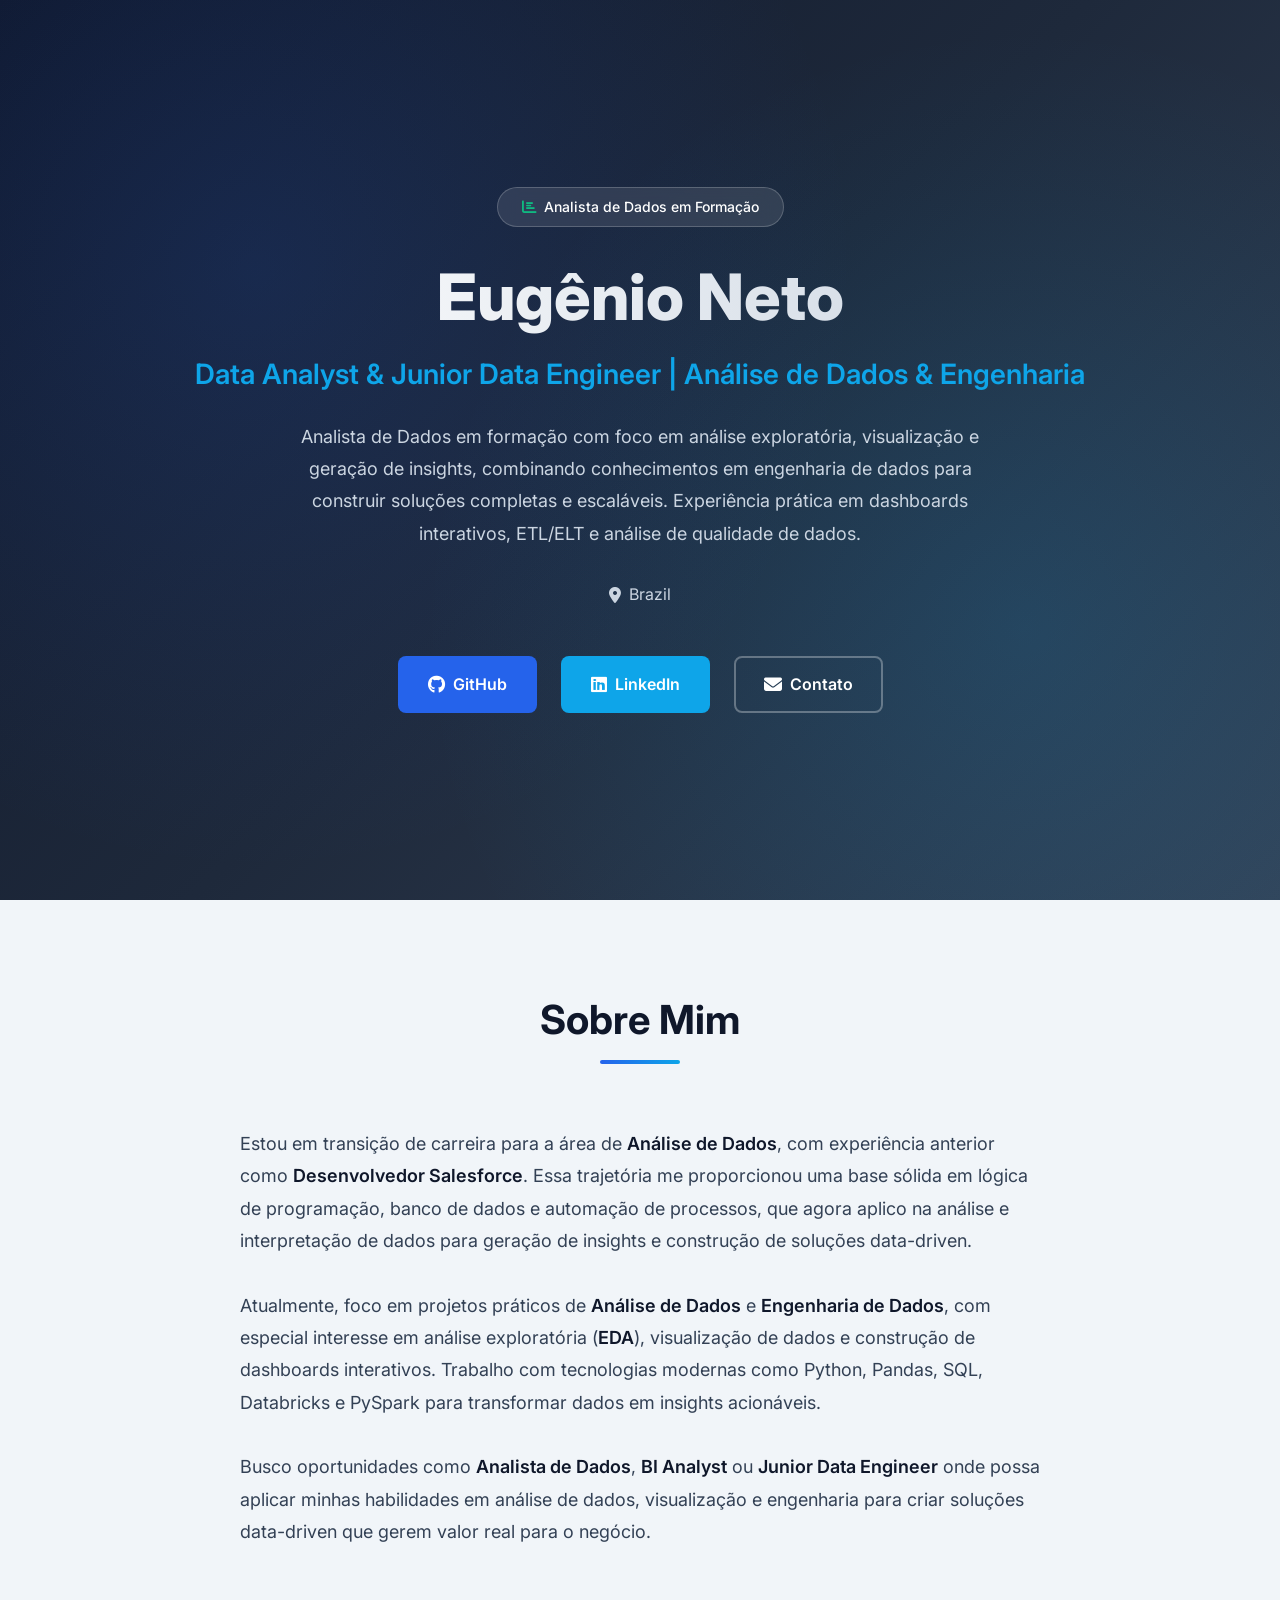
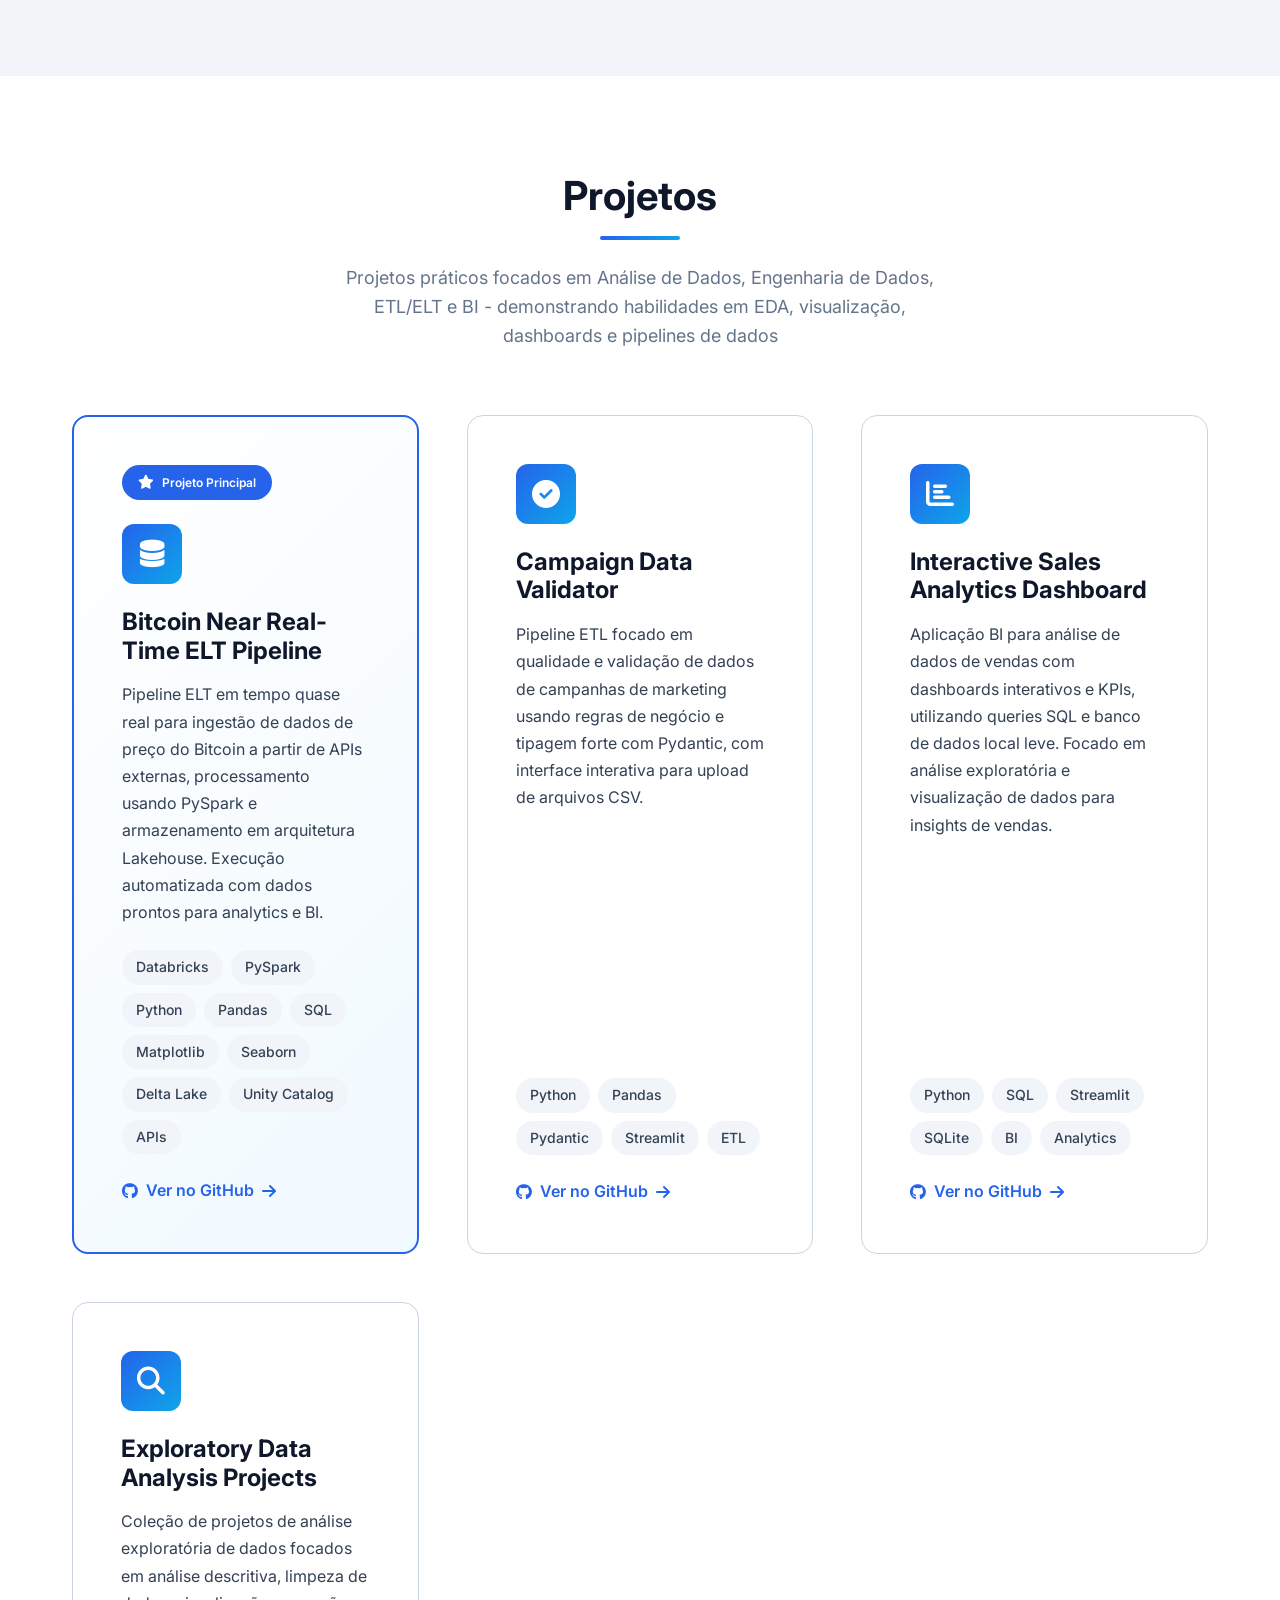
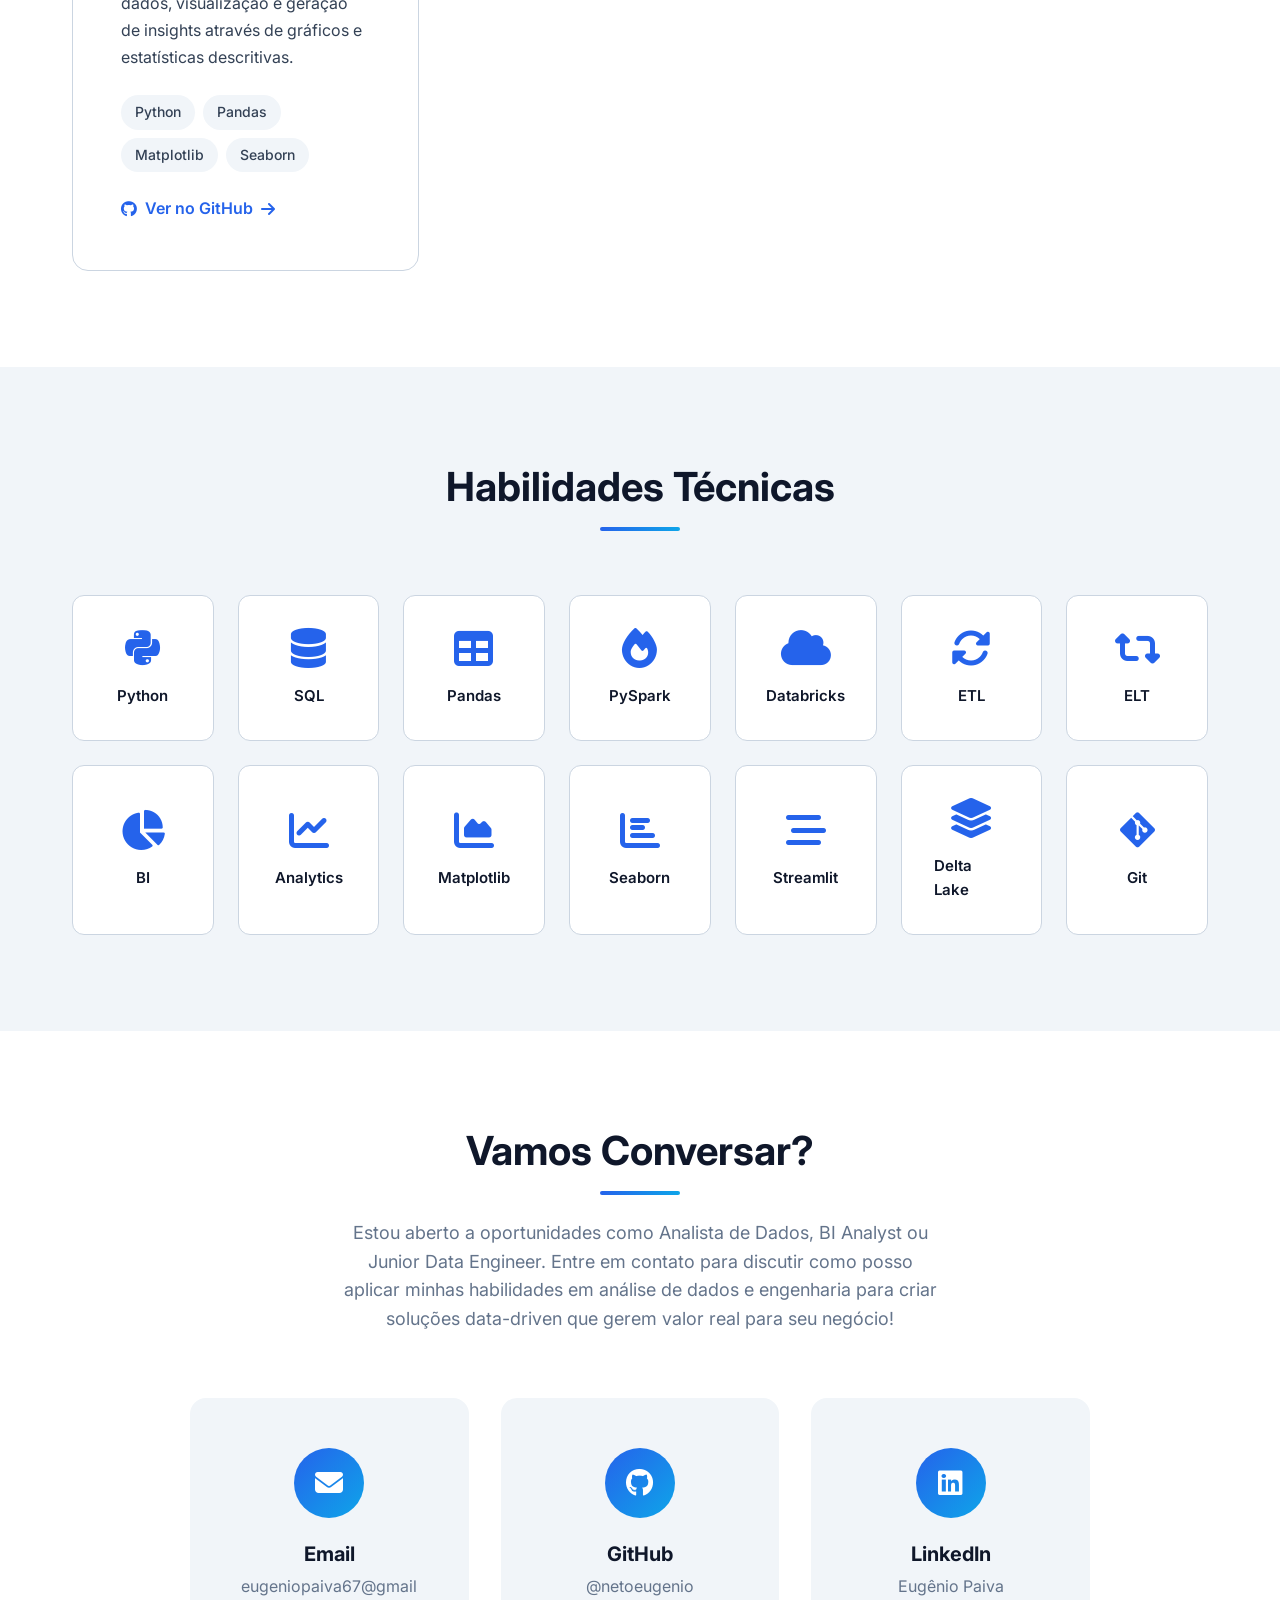
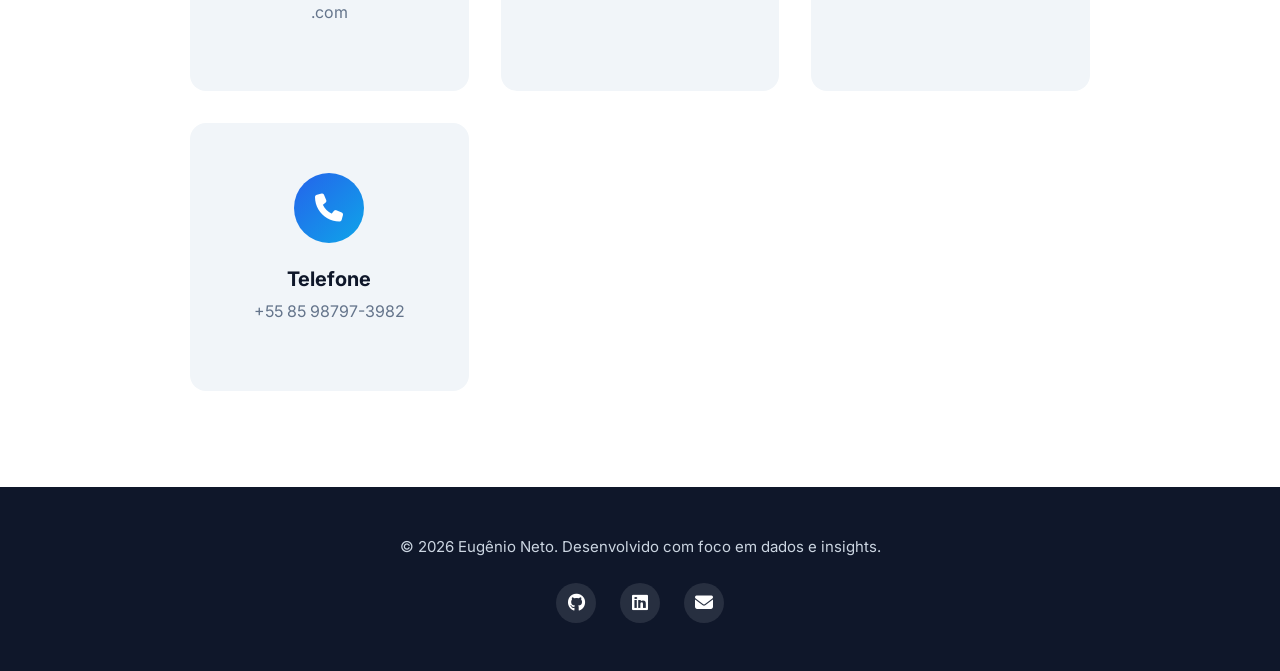
<file: index.html>
<!DOCTYPE html>
<html lang="pt-BR">
<head>
    <meta charset="UTF-8">
    <meta name="viewport" content="width=device-width, initial-scale=1.0">
    <meta name="description" content="Eugênio Neto - Data Analyst & Junior Data Engineer especializado em análise exploratória, visualização de dados e engenharia de dados.">
    <title>Eugênio Neto | Data Analyst & Junior Data Engineer - Análise de Dados & Engenharia</title>
    <link rel="stylesheet" href="css/style.css">
    <link rel="preconnect" href="https://fonts.googleapis.com">
    <link rel="preconnect" href="https://fonts.gstatic.com" crossorigin>
    <link href="https://fonts.googleapis.com/css2?family=Inter:wght@300;400;500;600;700;800&display=swap" rel="stylesheet">
    <link rel="stylesheet" href="https://cdn.jsdelivr.net/npm/@fortawesome/fontawesome-free@6.4.0/css/all.min.css">
</head>
<body>
    <!-- Hero Section -->
    <header class="hero" id="home">
        <div class="container">
            <div class="hero-content">
                <div class="hero-badge">
                    <i class="fas fa-chart-bar"></i>
                    <span>Analista de Dados em Formação</span>
                </div>
                <h1 class="hero-title">Eugênio Neto</h1>
                <p class="hero-subtitle">Data Analyst & Junior Data Engineer | Análise de Dados & Engenharia</p>
                <p class="hero-description">
                    Analista de Dados em formação com foco em análise exploratória, visualização e geração de insights, 
                    combinando conhecimentos em engenharia de dados para construir soluções completas e escaláveis. 
                    Experiência prática em dashboards interativos, ETL/ELT e análise de qualidade de dados.
                </p>
                <div class="hero-location">
                    <i class="fas fa-map-marker-alt"></i>
                    <span>Brazil</span>
                </div>
                <div class="hero-buttons">
                    <a href="https://github.com/netoeugenio" target="_blank" rel="noopener noreferrer" class="btn btn-primary">
                        <i class="fab fa-github"></i>
                        GitHub
                    </a>
                    <a href="https://www.linkedin.com/in/eugenio-paiva-0786b7267/" target="_blank" rel="noopener noreferrer" class="btn btn-secondary">
                        <i class="fab fa-linkedin"></i>
                        LinkedIn
                    </a>
                    <a href="#contact" class="btn btn-outline">
                        <i class="fas fa-envelope"></i>
                        Contato
                    </a>
                </div>
            </div>
        </div>
    </header>

    <!-- About Section -->
    <section class="about" id="about">
        <div class="container">
            <div class="section-header">
                <h2 class="section-title">Sobre Mim</h2>
                <div class="section-divider"></div>
            </div>
            <div class="about-content">
                <p class="about-text">
                    Estou em transição de carreira para a área de <strong>Análise de Dados</strong>, com experiência anterior 
                    como <strong>Desenvolvedor Salesforce</strong>. Essa trajetória me proporcionou uma base sólida 
                    em lógica de programação, banco de dados e automação de processos, que agora aplico na análise e 
                    interpretação de dados para geração de insights e construção de soluções data-driven.
                </p>
                <p class="about-text">
                    Atualmente, foco em projetos práticos de <strong>Análise de Dados</strong> e <strong>Engenharia de Dados</strong>, 
                    com especial interesse em análise exploratória (<strong>EDA</strong>), visualização de dados e construção de 
                    dashboards interativos. Trabalho com tecnologias modernas como Python, Pandas, SQL, Databricks e PySpark 
                    para transformar dados em insights acionáveis.
                </p>
                <p class="about-text">
                    Busco oportunidades como <strong>Analista de Dados</strong>, <strong>BI Analyst</strong> ou 
                    <strong>Junior Data Engineer</strong> onde possa aplicar minhas habilidades em análise de dados, 
                    visualização e engenharia para criar soluções data-driven que gerem valor real para o negócio.
                </p>
            </div>
        </div>
    </section>

    <!-- Projects Section -->
    <section class="projects" id="projects">
        <div class="container">
            <div class="section-header">
                <h2 class="section-title">Projetos</h2>
                <div class="section-divider"></div>
                <p class="section-description">
                    Projetos práticos focados em Análise de Dados, Engenharia de Dados, ETL/ELT e BI - 
                    demonstrando habilidades em EDA, visualização, dashboards e pipelines de dados
                </p>
            </div>
            <div class="projects-grid">
                <!-- Project 1 -->
                <article class="project-card featured">
                    <div class="project-badge">
                        <i class="fas fa-star"></i>
                        <span>Projeto Principal</span>
                    </div>
                    <div class="project-icon">
                        <i class="fas fa-database"></i>
                    </div>
                    <h3 class="project-title">Bitcoin Near Real-Time ELT Pipeline</h3>
                    <p class="project-description">
                        Pipeline ELT em tempo quase real para ingestão de dados de preço do Bitcoin a partir de APIs externas, 
                        processamento usando PySpark e armazenamento em arquitetura Lakehouse. Execução automatizada com dados 
                        prontos para analytics e BI.
                    </p>
                    <div class="project-tags">
                        <span class="tag">Databricks</span>
                        <span class="tag">PySpark</span>
                        <span class="tag">Python</span>
                        <span class="tag">Pandas</span>
                        <span class="tag">SQL</span>
                        <span class="tag">Matplotlib</span>
                        <span class="tag">Seaborn</span>
                        <span class="tag">Delta Lake</span>
                        <span class="tag">Unity Catalog</span>
                        <span class="tag">APIs</span>
                    </div>
                    <a href="https://github.com/netoeugenio/ETL_Bitcoin" target="_blank" rel="noopener noreferrer" class="project-link">
                        <i class="fab fa-github"></i>
                        Ver no GitHub
                        <i class="fas fa-arrow-right"></i>
                    </a>
                </article>

                <!-- Project 2 -->
                <article class="project-card">
                    <div class="project-icon">
                        <i class="fas fa-check-circle"></i>
                    </div>
                    <h3 class="project-title">Campaign Data Validator</h3>
                    <p class="project-description">
                        Pipeline ETL focado em qualidade e validação de dados de campanhas de marketing usando regras de negócio 
                        e tipagem forte com Pydantic, com interface interativa para upload de arquivos CSV.
                    </p>
                    <div class="project-tags">
                        <span class="tag">Python</span>
                        <span class="tag">Pandas</span>
                        <span class="tag">Pydantic</span>
                        <span class="tag">Streamlit</span>
                        <span class="tag">ETL</span>
                    </div>
                    <a href="https://github.com/netoeugenio/etl_excel" target="_blank" rel="noopener noreferrer" class="project-link">
                        <i class="fab fa-github"></i>
                        Ver no GitHub
                        <i class="fas fa-arrow-right"></i>
                    </a>
                </article>

                <!-- Project 3 -->
                <article class="project-card">
                    <div class="project-icon">
                        <i class="fas fa-chart-bar"></i>
                    </div>
                    <h3 class="project-title">Interactive Sales Analytics Dashboard</h3>
                    <p class="project-description">
                        Aplicação BI para análise de dados de vendas com dashboards interativos e KPIs, utilizando queries SQL 
                        e banco de dados local leve. Focado em análise exploratória e visualização de dados para insights de vendas.
                    </p>
                    <div class="project-tags">
                        <span class="tag">Python</span>
                        <span class="tag">SQL</span>
                        <span class="tag">Streamlit</span>
                        <span class="tag">SQLite</span>
                        <span class="tag">BI</span>
                        <span class="tag">Analytics</span>
                    </div>
                    <a href="https://github.com/netoeugenio/Data-App-Para-Dashboard-Interativo-de-Sales-Analytics" target="_blank" rel="noopener noreferrer" class="project-link">
                        <i class="fab fa-github"></i>
                        Ver no GitHub
                        <i class="fas fa-arrow-right"></i>
                    </a>
                </article>

                <!-- Project 4 -->
                <article class="project-card">
                    <div class="project-icon">
                        <i class="fas fa-search"></i>
                    </div>
                    <h3 class="project-title">Exploratory Data Analysis Projects</h3>
                    <p class="project-description">
                        Coleção de projetos de análise exploratória de dados focados em análise descritiva, limpeza de dados, 
                        visualização e geração de insights através de gráficos e estatísticas descritivas.
                    </p>
                    <div class="project-tags">
                        <span class="tag">Python</span>
                        <span class="tag">Pandas</span>
                        <span class="tag">Matplotlib</span>
                        <span class="tag">Seaborn</span>
                    </div>
                    <a href="https://github.com/netoeugenio/Mine_Projeto_Analise_de_Dados" target="_blank" rel="noopener noreferrer" class="project-link">
                        <i class="fab fa-github"></i>
                        Ver no GitHub
                        <i class="fas fa-arrow-right"></i>
                    </a>
                </article>
            </div>
        </div>
    </section>

    <!-- Skills Section -->
    <section class="skills" id="skills">
        <div class="container">
            <div class="section-header">
                <h2 class="section-title">Habilidades Técnicas</h2>
                <div class="section-divider"></div>
            </div>
            <div class="skills-grid">
                <div class="skill-item">
                    <i class="fab fa-python"></i>
                    <span>Python</span>
                </div>
                <div class="skill-item">
                    <i class="fas fa-database"></i>
                    <span>SQL</span>
                </div>
                <div class="skill-item">
                    <i class="fas fa-table"></i>
                    <span>Pandas</span>
                </div>
                <div class="skill-item">
                    <i class="fas fa-fire"></i>
                    <span>PySpark</span>
                </div>
                <div class="skill-item">
                    <i class="fas fa-cloud"></i>
                    <span>Databricks</span>
                </div>
                <div class="skill-item">
                    <i class="fas fa-sync-alt"></i>
                    <span>ETL</span>
                </div>
                <div class="skill-item">
                    <i class="fas fa-retweet"></i>
                    <span>ELT</span>
                </div>
                <div class="skill-item">
                    <i class="fas fa-chart-pie"></i>
                    <span>BI</span>
                </div>
                <div class="skill-item">
                    <i class="fas fa-chart-line"></i>
                    <span>Analytics</span>
                </div>
                <div class="skill-item">
                    <i class="fas fa-chart-area"></i>
                    <span>Matplotlib</span>
                </div>
                <div class="skill-item">
                    <i class="fas fa-chart-bar"></i>
                    <span>Seaborn</span>
                </div>
                <div class="skill-item">
                    <i class="fas fa-stream"></i>
                    <span>Streamlit</span>
                </div>
                <div class="skill-item">
                    <i class="fas fa-layer-group"></i>
                    <span>Delta Lake</span>
                </div>
                <div class="skill-item">
                    <i class="fab fa-git-alt"></i>
                    <span>Git</span>
                </div>
            </div>
        </div>
    </section>

    <!-- Contact Section -->
    <section class="contact" id="contact">
        <div class="container">
            <div class="section-header">
                <h2 class="section-title">Vamos Conversar?</h2>
                <div class="section-divider"></div>
                <p class="section-description">
                    Estou aberto a oportunidades como Analista de Dados, BI Analyst ou Junior Data Engineer. 
                    Entre em contato para discutir como posso aplicar minhas habilidades em análise de dados e engenharia 
                    para criar soluções data-driven que gerem valor real para seu negócio!
                </p>
            </div>
            <div class="contact-grid">
                <a href="mailto:eugeniopaiva67@gmail.com" class="contact-card">
                    <div class="contact-icon">
                        <i class="fas fa-envelope"></i>
                    </div>
                    <h3>Email</h3>
                    <p>eugeniopaiva67@gmail.com</p>
                </a>
                <a href="https://github.com/netoeugenio" target="_blank" rel="noopener noreferrer" class="contact-card">
                    <div class="contact-icon">
                        <i class="fab fa-github"></i>
                    </div>
                    <h3>GitHub</h3>
                    <p>@netoeugenio</p>
                </a>
                <a href="https://www.linkedin.com/in/eugenio-paiva-0786b7267/" target="_blank" rel="noopener noreferrer" class="contact-card">
                    <div class="contact-icon">
                        <i class="fab fa-linkedin"></i>
                    </div>
                    <h3>LinkedIn</h3>
                    <p>Eugênio Paiva</p>
                </a>
                <a href="tel:+5585987973982" class="contact-card">
                    <div class="contact-icon">
                        <i class="fas fa-phone"></i>
                    </div>
                    <h3>Telefone</h3>
                    <p>+55 85 98797-3982</p>
                </a>
            </div>
        </div>
    </section>

    <!-- Footer -->
    <footer class="footer">
        <div class="container">
            <p>&copy; 2026 Eugênio Neto. Desenvolvido com foco em dados e insights.</p>
            <div class="footer-links">
                <a href="https://github.com/netoeugenio" target="_blank" rel="noopener noreferrer">
                    <i class="fab fa-github"></i>
                </a>
                <a href="https://www.linkedin.com/in/eugenio-paiva-0786b7267/" target="_blank" rel="noopener noreferrer">
                    <i class="fab fa-linkedin"></i>
                </a>
                <a href="mailto:eugeniopaiva67@gmail.com">
                    <i class="fas fa-envelope"></i>
                </a>
            </div>
        </div>
    </footer>
</body>
</html>
</file>
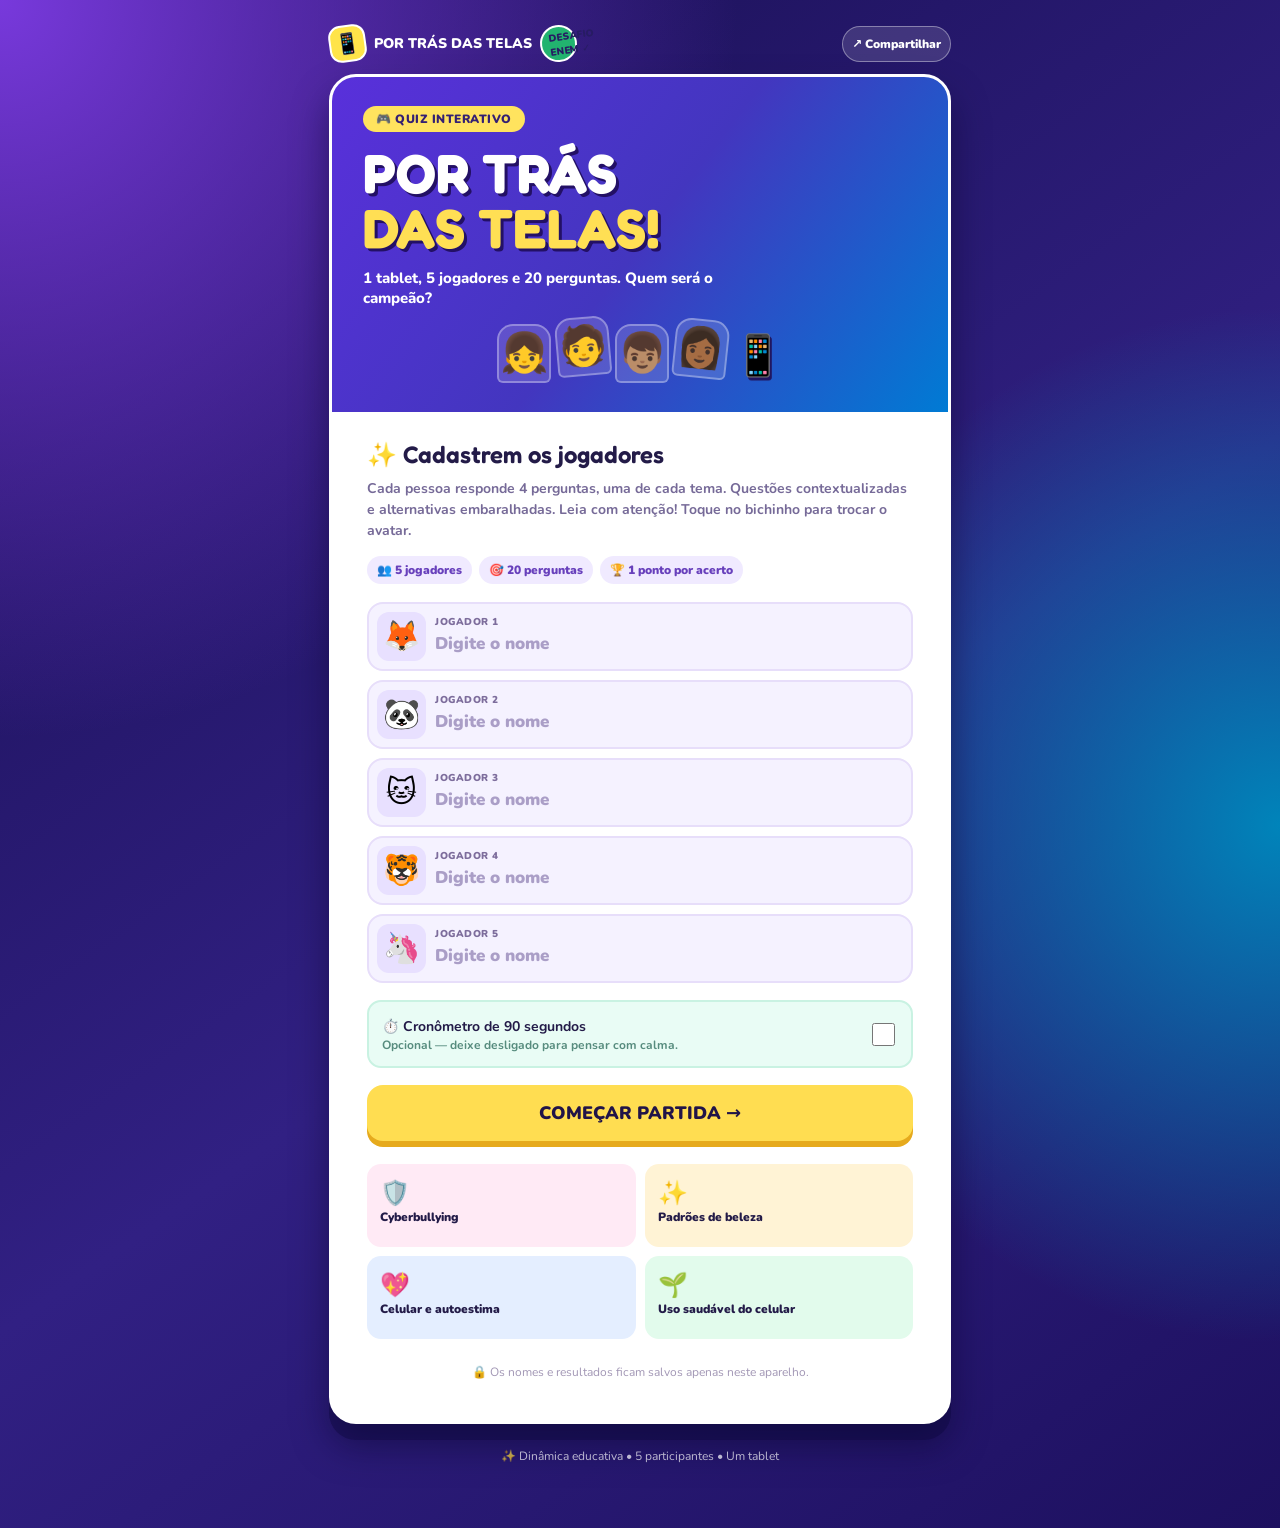
<file: quiz-telas-atualizado/index.html>
<!doctype html>
<html lang="pt-BR"><head><meta charset="utf-8"><meta name="viewport" content="width=device-width,initial-scale=1,viewport-fit=cover"><meta name="theme-color" content="#22115e"><meta name="description" content="Quiz Por Trás das Telas: cinco jogadores, um tablet, 20 perguntas e 4 temas."><title>Por Trás das Telas • Desafio estilo ENEM</title>
<style>
@import url('https://fonts.googleapis.com/css2?family=Fredoka:wght@400;500;600;700&family=Nunito:wght@400;700;800;900&display=swap');
*{box-sizing:border-box}body{margin:0;font-family:Nunito,system-ui,sans-serif;background:radial-gradient(circle at 0 0,#7839dc,transparent 37%),radial-gradient(circle at 100% 54%,#0084ba,transparent 34%),linear-gradient(145deg,#170e4f,#312083 55%,#1d105f);min-height:100dvh;color:#231b48}button,input{font:inherit}button{cursor:pointer;-webkit-tap-highlight-color:transparent}button:focus-visible,input:focus-visible{outline:3px solid #ffd848;outline-offset:2px}.shell{max-width:650px;padding:15px 14px 40px;margin:auto}.mast{display:flex;align-items:center;justify-content:space-between;gap:8px;margin-bottom:12px;color:#fff;font-weight:900;font-size:14px}.mast .brand{display:flex;align-items:center;gap:8px}.brand span{background:#ffe449;color:#271c63;display:grid;place-items:center;border:2px solid white;border-radius:12px;width:37px;height:37px;font-size:20px;transform:rotate(-8deg)}.share{border:1px solid #ffffff60;color:white;background:#ffffff22;border-radius:99px;font-size:12px;font-weight:900;padding:9px}.card{background:white;border:3px solid #fff;border-radius:27px;box-shadow:0 16px 0 #0e083e6c,0 22px 35px #09052e80;overflow:hidden}.banner{background:linear-gradient(127deg,#5930db,#4336bf,#007bd4);padding:28px 21px 25px;color:#fff;position:relative;overflow:hidden}.ribbon{display:inline-block;background:#ffe35e;color:#342073;padding:5px 13px;font-size:12px;font-weight:900;border-radius:100px;text-transform:uppercase;letter-spacing:.5px}.banner h1{font:700 clamp(36px,9vw,55px)/1 Fredoka,sans-serif;margin:13px 0;text-shadow:3px 3px #231065}.banner h1 em{color:#ffdf54;font-style:normal}.banner p{font-size:15px;font-weight:800;max-width:350px;margin:0}.avatars{display:flex;justify-content:center;align-items:end;gap:5px;padding-top:16px}.person{font-size:39px;display:grid;place-items:center;width:54px;height:59px;background:#ffffff24;border:2px solid #ffffff50;border-radius:16px 16px 6px 6px}.person:nth-child(2){transform:translateY(-7px) rotate(-5deg)}.person:nth-child(4){transform:translateY(-5px) rotate(6deg)}.mascot{font-size:40px;animation:bob 2.1s ease-in-out infinite;filter:drop-shadow(2px 3px 0 #201661)}.body{padding:22px 19px}.body h2{font:600 24px Fredoka,sans-serif;margin:0 0 9px}.desc{font-size:14px;color:#766a98;font-weight:700;line-height:1.5;margin:0 0 15px}.chips{display:flex;gap:7px;flex-wrap:wrap;margin:14px 0 18px}.chips span{font-size:12px;background:#f0eaff;border-radius:99px;padding:6px 10px;color:#6840bc;font-weight:900}.line{background:#f5f2ff;border:2px solid #e7defa;border-radius:16px;display:flex;align-items:center;gap:9px;padding:8px;margin-bottom:9px}.avatarBtn{background:#e8e0ff;border:0;border-radius:12px;width:49px;height:49px;font-size:30px;flex:none}.line div{min-width:0;flex:1}.line label{display:block;font-size:10px;color:#7d6d9c;font-weight:900;letter-spacing:.5px;text-transform:uppercase}.line input{border:0;background:transparent;width:100%;color:#20164f;font-size:17px;font-weight:900;outline:0;padding:3px 0}.line input::placeholder{color:#aa9ec7}.checkrow{background:#e9fcf5;border:2px solid #c9f2e2;padding:13px;border-radius:14px;display:flex;align-items:center;justify-content:space-between;margin:17px 0}.checkrow b{font-size:14px}.checkrow small{display:block;color:#578c7e;font-weight:700;font-size:12px}.checkrow input{accent-color:#5841d4;width:23px;height:23px}.btn{border:0;border-radius:16px;background:#ffdd51;color:#211448;font-weight:900;font-size:18px;padding:16px;box-shadow:0 6px #e6aa1d;width:100%;display:block}.btn:active{transform:translateY(4px);box-shadow:0 2px #e6aa1d}.btn.secondary{background:#6543df;color:white;box-shadow:0 6px #3b2799}.btn.light{background:#f1edfb;color:#5f3bbf;box-shadow:none;font-size:14px}.btn:disabled{opacity:.48;cursor:not-allowed;box-shadow:none}.error{font-size:13px;color:#bd2558;font-weight:900;margin:9px 0}.topicgrid{display:grid;grid-template-columns:1fr 1fr;gap:9px;margin-top:23px}.topic{border-radius:14px;background:#ffeaf5;padding:13px;font-weight:900;font-size:12px;min-height:83px}.topic:nth-child(2){background:#fff3d5}.topic:nth-child(3){background:#e4eeff}.topic:nth-child(4){background:#e2fbec}.topic i{display:block;font-style:normal;font-size:24px}.note{font-size:12px;color:#a297b5;text-align:center;line-height:1.5;padding-top:12px}.outside{font-size:12px;text-align:center;color:#ffffffb3;padding:24px 0}.handoff{text-align:center;padding:30px 19px}.handoff .huge{font-size:84px;animation:bob 2s infinite}.handoff h2{font:700 39px/1.07 Fredoka,sans-serif;margin:13px 0;color:#281950}.handoff h2 strong{color:#7038df}.handoff p{font-weight:800;color:#726590;line-height:1.55;margin:13px 0 22px}.handoff .sub{font-size:12px;background:#f1eaff;padding:9px;border-radius:99px;color:#6133be;font-weight:900}.handoff .btn{margin-top:22px}.qbanner{background:linear-gradient(130deg,var(--color),#29247b);padding:19px;color:white}.qtop{display:flex;justify-content:space-between;align-items:center;font-weight:900;font-size:13px;margin-bottom:9px}.meter{background:#ffffff60;height:9px;border-radius:10px;overflow:hidden;margin-bottom:20px}.meter div{height:100%;background:#ffe05b;transition:width .3s}.qbanner .tag{font-size:12px;font-weight:900;border-radius:50px;background:#fff;color:var(--color);padding:7px 11px;display:inline-block}.qbanner h2{font:600 clamp(25px,6vw,33px)/1.17 Fredoka,sans-serif;margin:15px 0 5px}.timer{background:#ffffff35;border-radius:80px;padding:5px 9px}.timer.low{background:#f42f62}.option{display:flex;align-items:center;gap:11px;border:3px solid #ede9f8;border-radius:17px;background:#faf9ff;min-height:67px;width:100%;padding:10px;text-align:left;color:#2d2550;font-size:15px;font-weight:900;margin:10px 0}.option.on{border-color:#673fe5;background:#efebff}.key{width:44px;height:44px;border-radius:13px;display:grid;place-items:center;font:700 22px Fredoka,sans-serif;color:white;background:#ed4c80;flex:none}.option:nth-child(2) .key{background:#3a87e7}.option:nth-child(3) .key{background:#20b983}.option:nth-child(4) .key{background:#f0b426}.option.on .key{box-shadow:0 0 0 3px #372484}.helper{font-size:12px;color:#9289ad;font-weight:700;text-align:center}.resulttop{text-align:center;padding:28px 17px;color:white;background:linear-gradient(135deg,#5e35d6,#9e31d2,#d1429a)}.resulttop .cup{font-size:71px;animation:bob 2s infinite}.resulttop h1{font:700 34px Fredoka,sans-serif;margin:10px 0}.resulttop p{font-size:15px;font-weight:800;margin:0}.rank{display:flex;align-items:center;gap:10px;padding:11px;background:#f7f3ff;border:2px solid #e8ddf9;border-radius:15px;margin:10px 0}.rank.gold{background:#fffae4;border-color:#ffe083}.place{width:38px;text-align:center;font:600 20px Fredoka,sans-serif;color:#6d4cc4}.rank .face{font-size:29px}.rank .name{flex:1;font-weight:900;overflow-wrap:anywhere}.rank .score{background:white;padding:7px 10px;border-radius:10px;font:600 21px Fredoka,sans-serif}.rank .score small{font:900 10px Nunito,sans-serif;display:block;color:#8d82a5;text-align:center}.details{margin-top:26px}.details summary{background:#f2ecff;border-radius:12px;color:#643ab6;padding:14px;font-weight:900;cursor:pointer}.review{padding:13px 3px;border-bottom:1px solid #ede8f7;font-size:13px;line-height:1.5}.review b{display:block;margin-bottom:4px}.review strong{color:#15926a}.review .miss{color:#bd4269}.review p{color:#655b84;margin:5px 0 0}.buttons{display:grid;gap:12px;margin-top:22px}.toast{position:fixed;bottom:25px;left:50%;transform:translateX(-50%);border-radius:40px;color:white;background:#1d1547;padding:11px 17px;font-size:13px;font-weight:900;z-index:20;box-shadow:0 12px 30px #0005}.confetti{position:fixed;top:-50px;font-size:23px;animation:fall 3.5s linear forwards;z-index:40;pointer-events:none}@keyframes bob{0%,100%{transform:translateY(0)}50%{transform:translateY(-8px)}}@keyframes fall{to{transform:translateY(105vh) rotate(600deg);opacity:0}}@media (min-width:600px){.shell{padding-top:25px}.body{padding:28px 35px}.banner{padding:29px 31px}}@media(prefers-reduced-motion:reduce){*,*:after,*:before{animation:none!important;transition:none!important}}

.feedbackBanner{padding:23px 19px;text-align:center;color:white}
.feedbackBanner.yay{background:linear-gradient(135deg,#0b9262,#20bd78 70%,#69dc9f)}
.feedbackBanner.oops{background:linear-gradient(135deg,#c72750,#ef4864 70%,#ff8c8e)}
.feedbackBanner .feedbackIcon{font-size:64px;line-height:1.15}
.feedbackBanner h1{font-family:Fredoka,sans-serif;font-size:41px;line-height:1;margin:8px 0;text-shadow:2px 3px #0002}
.feedbackBanner p{font-weight:900;font-size:15px;margin:0}
.feedbackChoices{display:grid;gap:10px;margin:15px 0}
.feedbackChoices .option{cursor:default;min-height:56px;margin:0;border-width:3px}
.feedbackChoices .option.correctChoice{background:#dff9e9;border-color:#18aa68}
.feedbackChoices .option.wrongChoice{background:#ffebee;border-color:#e2485b}
.feedbackChoices .option.correctChoice .key{background:#18aa68}
.feedbackChoices .option.wrongChoice .key{background:#e2485b}
.choiceMark{font-size:20px;margin-left:auto}
.feedbackExplain{background:#f2eeff;border-radius:16px;padding:15px;margin:18px 0;color:#362567}
.feedbackExplain strong{font-family:Fredoka,sans-serif;font-size:20px}
.feedbackExplain p{font-size:15px;line-height:1.5;font-weight:800;margin:8px 0 0}

.qbanner .enemText{font-family:Nunito,system-ui,sans-serif!important;font-size:clamp(18px,4.8vw,24px)!important;font-weight:800;line-height:1.52!important;white-space:pre-line;letter-spacing:0;margin-top:15px!important}
.enemFeedbackText{font-family:Nunito,system-ui,sans-serif!important;font-size:17px!important;line-height:1.48!important;white-space:pre-line;font-weight:800!important}
.chooseTitle{font-family:Fredoka,sans-serif!important;font-size:20px!important;margin-bottom:9px!important}
.options .option,.feedbackChoices .option{font-size:14px!important;line-height:1.5!important;min-height:74px;padding:14px!important;align-items:flex-start}
.options .option .key,.feedbackChoices .option .key{font-size:17px;min-width:38px;min-height:38px;display:grid;place-items:center}
.feedbackExplain p{line-height:1.6!important}
</style></head><body><main id="root" class="shell"></main>
<script>
(()=>{"use strict";
const D=[["🛡️","Cyberbullying","#d4377c",[["Um vídeo de um aluno tropeçando numa apresentação foi compartilhado em um grupo. No início, os colegas disseram que era apenas humor; depois, passaram a produzir montagens e apelidos ofensivos. Mesmo após o pedido do aluno para parar, novas publicações continuaram circulando.\n\nQual análise interpreta MELHOR a situação?",["A intenção de quem fez a primeira gravação define se os compartilhamentos posteriores são aceitáveis, mesmo quando a vítima se sente humilhada.","A repercussão deve ser considerada ofensiva apenas se o vídeo ultrapassar o grupo original e atingir pessoas de fora da escola.","A repetição da exposição e das humilhações, apesar do pedido para parar, exige proteção da vítima e intervenção responsável.","O fato de colegas terem rido no começo torna necessária uma conversa, mas impede caracterizar os episódios seguintes como agressão."],2,"A alternativa C considera a repetição, o impacto e a continuidade dos ataques. Nem a intenção inicial nem a popularidade do vídeo anulam a humilhação."],["Uma estudante presencia ataques contra uma colega num grupo da turma. Ela quer ajudar, mas percebe que republicar as ofensas poderia aumentar a exposição. Também considera responder agressivamente aos autores para defender a vítima.\n\nQual ação concilia MELHOR solidariedade e prevenção de novos danos?",["Confrontar publicamente os autores em tom ofensivo para demonstrar que a vítima não está sozinha.","Guardar evidências sem redistribuí-las, acolher a colega e buscar o apoio de um adulto ou da escola.","Repostar as mensagens em outros grupos para mobilizar o maior número possível de colegas antes de pedir ajuda.","Esperar que a própria vítima faça uma denúncia, evitando qualquer aproximação para não interferir no conflito."],1,"B reúne proteção, acolhimento e encaminhamento. Revidar ou republicar pode ampliar o problema; a omissão não ajuda a vítima."],["Uma conta anônima publica insultos a estudantes durante o fim de semana. Na segunda-feira, as mensagens passam a circular entre colegas na sala e uma das vítimas começa a faltar às aulas. Alguns afirmam que a escola não deve agir porque as publicações ocorreram fora dela.\n\nQual é a conclusão MAIS adequada?",["A escola deve divulgar suspeitas sobre o autor para acelerar a identificação do perfil e evitar novos comentários.","A situação não deve ser tratada pela escola enquanto as mensagens forem publicadas fora do horário das aulas.","Cabe exclusivamente aos colegas decidir como reagir, pois a participação de adultos pode tornar o problema mais visível.","A escola pode acolher, orientar e adotar medidas educativas e de proteção diante dos impactos sobre a convivência."],3,"D reconhece os efeitos na vida escolar sem justificar exposição de suspeitos. A localização digital não torna o sofrimento irrelevante."],["Uma aluna publica uma foto para registrar uma atividade escolar. Alguém cria uma montagem ridicularizando sua aparência e afirma que ela não pode reclamar porque a imagem já estava na internet. Outros estudantes discutem se uma publicação representa autorização para qualquer uso posterior.\n\nQual princípio responde MELHOR a esse argumento?",["Compartilhar uma imagem não equivale a consentir com usos humilhantes; contexto, finalidade e possíveis danos devem ser considerados.","Postagens abertas podem ser modificadas livremente, desde que a montagem traga a identificação do perfil original.","Uma montagem deixa de ser ofensiva se seu autor declarar que pretendeu fazer uma brincadeira para o grupo.","Somente fotografias enviadas em conversas privadas podem provocar exposição inadequada ou exigir respeito."],0,"A distingue publicação e autorização para usos ofensivos. Humor e acesso público não eliminam respeito à dignidade e à privacidade."],["Uma estudante publica uma crítica fundamentada ao trabalho de uma equipe, apontando dados incompletos e sugerindo melhorias. Alguns colegas respondem aos argumentos; outros passam a atacá-la pessoalmente com apelidos e repetidas mensagens de humilhação. Um aluno defende que ambas as reações são apenas liberdade de expressão.\n\nQual critério é MAIS adequado para avaliá-las?",["Qualquer discordância expressa digitalmente é uma agressão, mesmo quando questiona somente as ideias do projeto.","A crítica é legítima apenas quando a maioria dos integrantes concorda com a opinião apresentada pela estudante.","Questionar ideias com argumentos difere de atacar repetidamente uma pessoa; a liberdade de expressão não justifica humilhação.","Quem inicia o debate público perde o direito de pedir respeito nas respostas, pois assumiu o risco de receber comentários."],2,"C separa crítica legítima de ataques pessoais reiterados. Discordar de argumentos não autoriza humilhar seus autores."]]],["✨","Padrões de beleza","#bd9016",[["Uma influenciadora divulga duas fotografias e atribui a diferença corporal a um produto anunciado por ela. Porém, ângulo, luz, posição e filtros não são os mesmos. Seguidores comentam que as imagens comprovam a eficácia do produto e mostram o corpo que todos deveriam buscar.\n\nQual leitura crítica é a MAIS fundamentada?",["Duas fotografias sequenciais são prova suficiente do resultado, ainda que as condições de produção visual sejam distintas.","Escolhas de edição e fotografia podem criar contrastes; as imagens isoladas não provam eficácia nem definem um padrão obrigatório.","Como se trata de publicidade, o produto não pode funcionar, independentemente de qualquer pesquisa que venha a ser feita.","Se a publicação apresentar muitas curtidas, a recepção positiva substitui a necessidade de analisar as condições das fotos."],1,"B distingue aparência visual de evidência sobre o produto. Edição e enquadramento podem influenciar a percepção; popularidade não comprova resultados."],["Depois de curtir vídeos de exercícios físicos, uma adolescente começa a receber conteúdos com corpos muito semelhantes. Ela conclui que aquele tipo de aparência deve ser considerado o mais bonito por todas as pessoas. Uma amiga lembra que plataformas personalizam recomendações a partir das interações.\n\nQual interpretação é MAIS coerente com essa informação?",["A repetição dos vídeos comprova que o padrão exibido é aceito pela maioria da população.","A personalização evita comparações, pois o usuário já demonstrou interesse prévio naquele tipo de conteúdo.","A frequência de determinado corpo no feed permite concluir que ele corresponde ao padrão de saúde mais adequado.","Um conteúdo repetido pode parecer universal sem representar a diversidade de corpos e preferências existentes."],3,"D relaciona a seleção algorítmica à impressão de consenso. O que aparece com frequência num feed não representa todas as pessoas."],["Uma turma compara uma selfie original e outra com retoques de pele e alterações no rosto. Alguns alunos dizem que qualquer filtro deve ser condenado. Outros sugerem identificar as mudanças e debater como elas podem afetar as comparações feitas por quem vê a publicação.\n\nQual abordagem desenvolve MELHOR o pensamento crítico?",["Analisar as alterações e discutir efeitos possíveis, reconhecendo que as consequências dependem do contexto e do uso.","Afirmar que toda alteração digital prejudica a autoestima, independentemente de intenção, frequência ou recepção.","Escolher a foto que recebeu mais curtidas como referência, porque a aprovação coletiva fornece um critério objetivo.","Evitar a análise das imagens e discutir somente tempo de tela, pois recursos visuais não influenciam a autoestima."],0,"A permite questionar representações e efeitos sem a generalização de que todos os filtros causam danos iguais."],["Uma turma prepara um cartaz sobre diversidade. Um grupo escolhe apenas celebridades muito populares; outro inclui uma única pessoa fora do padrão e a identifica como 'exceção'. Um terceiro grupo propõe mostrar diferentes corpos e estilos sem estabelecer uma ordem de beleza.\n\nQual proposta enfrenta de forma MAIS consistente a imposição de um padrão?",["Mostrar celebridades mais conhecidas, porque a popularidade nas redes estabelece referências coletivas confiáveis.","Incluir uma pessoa considerada diferente e explicar por que ela não corresponde ao ideal predominante.","Representar a diversidade sem hierarquizá-la e discutir por que certos tipos de aparência recebem mais destaque.","Exibir somente pessoas sem maquiagem, pois isso substitui padrões artificiais por um único padrão legítimo."],2,"C questiona a hierarquização dos corpos. Colocar alguém como exceção ou criar outro padrão obrigatório mantém a lógica da exclusão."],["Um vídeo patrocinado promete que qualquer adolescente alcançará o 'corpo perfeito' em poucas semanas. Ele reúne testemunhos e imagens atraentes, mas não apresenta pesquisas verificáveis nem considera diferenças individuais. Um grupo avalia se essa mensagem pode orientar escolhas pessoais.\n\nQual posicionamento é o MAIS responsável?",["Os depoimentos bastam para validar o método, pois experiências pessoais constituem uma prova aplicável a todos.","A ausência de fontes não importa quando a apresentação do vídeo é detalhada e o anunciante explica o processo.","Promessas estéticas são aceitáveis se forem descritas como busca de saúde, mesmo quando exigem aparência idêntica.","A promessa deve ser questionada por falta de evidência e por transformar um ideal estético em obrigação universal."],3,"D une avaliação de evidências e crítica ao padrão único. Depoimentos não demonstram que um método funcione para todos."]]],["💖","Celular e autoestima","#4664e5",[["Dois estudantes publicam projetos semelhantes. Um recebe muitas curtidas após ser compartilhado por um perfil popular; outro recebe poucas e conclui que é menos competente. Uma professora lembra que o alcance das publicações depende de vários fatores além da qualidade.\n\nQual interpretação diferencia MELHOR métricas digitais de autoestima?",["O número de interações pode refletir o alcance e o contexto, mas não determina o valor ou a capacidade pessoal.","A comparação é objetiva sempre que os trabalhos são publicados no mesmo dia, pois isso elimina diferenças de visibilidade.","Um trabalho com poucas curtidas deve ser considerado inferior se não recebeu ajuda de perfis populares.","Reações digitais não influenciam emoções, portanto a frustração sentida pelo estudante não merece atenção."],0,"A separa repercussão digital de valor pessoal. Sentimentos podem ser reais sem que os números comprovem talento ou dignidade."],["Após acompanhar publicações de viagens e festas, uma estudante diz que é a única pessoa com uma vida comum. Ela não percebe que amigos geralmente registram ocasiões escolhidas e deixam de mostrar boa parte da rotina e dos problemas.\n\nQual dificuldade de interpretação aparece nessa comparação?",["A estudante observou uma amostra completa da vida dos colegas, mas atribuiu importância excessiva às atividades de lazer.","Ela generalizou a partir de momentos selecionados, tratando publicações como retrato integral da vida das outras pessoas.","A conclusão é confiável porque diferentes perfis publicaram conteúdos semelhantes no mesmo período.","O problema principal é que qualquer postagem alegre é necessariamente prejudicial à saúde emocional de quem a vê."],1,"B identifica o viés da seleção: posts destacados não representam o cotidiano completo."],["Num debate, um aluno diz que se comparar nas redes é sempre ruim. Um colega relata que observar artistas o inspirou a desenhar melhor; outra estudante conta que comparar sua aparência a fotos editadas gera insegurança.\n\nQual conclusão considera MELHOR as duas experiências?",["Os relatos são incompatíveis e, por isso, não é possível tirar nenhuma conclusão sobre comparação social.","Quando um conteúdo ensina alguma habilidade, sua influência sobre a autoestima será sempre positiva.","Os efeitos variam com o conteúdo, o objetivo e a experiência: referências podem motivar ou provocar sofrimento.","O caso de insegurança demonstra que plataformas digitais não podem contribuir para aprendizagens significativas."],2,"C reconhece que a comparação pode ter efeitos distintos sem tratar a internet como inteiramente benéfica ou nociva."],["Uma adolescente vê que a amiga leu sua mensagem mas não respondeu logo. Ela entende o silêncio como rejeição e publica uma indireta. Horas depois descobre que a amiga estava ocupada. A insegurança surgiu de uma interpretação precipitada de um sinal digital.\n\nQual postura seria MAIS adequada diante de situações semelhantes?",["Tomar o aviso de leitura como prova de desinteresse, pois ele revela o que a outra pessoa sente.","Exigir respostas imediatas de amigos para evitar que sinais ambíguos gerem mal-entendidos.","Publicar indiretas cuidadosas, porque isso expressa emoções sem criar necessidade de conversar.","Evitar inferir intenções de um indicador isolado e, quando necessário, dialogar diretamente sobre expectativas."],3,"D evita suposições sobre sentimentos alheios. A confirmação de leitura não explica motivos nem disponibilidade."],["Um aluno percebe ansiedade ao revisar o número de curtidas de suas fotos. Ele gosta de usar redes para conversar com amigos, mas passa a apagar publicações quando não recebe as reações desejadas.\n\nQual estratégia reduz MAIS diretamente a dependência de aprovação sem eliminar usos positivos?",["Ativar alertas para acompanhar a evolução das curtidas com maior precisão e frequência.","Diminuir a checagem de métricas, valorizar outras formas de reconhecimento e preservar interações que fazem bem.","Abandonar permanentemente qualquer comunicação digital, pois todas as redes provocam efeitos idênticos.","Publicar nos horários de maior audiência, transformando a aprovação recebida numa meta pessoal mais estável."],1,"B trata o hábito que alimenta a ansiedade, sem impor proibição total. Otimizar curtidas mantém o foco na aprovação externa."]]],["🌱","Uso saudável do celular","#159f79",[["Dois adolescentes relatam duas horas diárias de tela. Um usa esse tempo para estudar, falar com familiares e depois faz outras atividades; o outro assiste a vídeos na cama, dorme tarde e deixa tarefas pendentes. Um colega conclui que os efeitos precisam ser iguais porque o tempo foi o mesmo.\n\nQual avaliação é MAIS consistente?",["A duração das atividades determina o impacto por si só, independentemente de contexto ou finalidade.","O uso para estudos compensa automaticamente prejuízos relacionados ao sono em qualquer outro momento do dia.","Além da duração, é importante considerar conteúdo, horário, finalidade e consequências para sono e rotina.","Qualquer atividade de lazer por telas é prejudicial, enquanto usos escolares são sempre benéficos."],2,"C considera contexto e consequências. O tempo é relevante, mas não descreve sozinho o bem-estar."],["Um estudante está sempre interrompendo a leitura por causa das notificações. Entretanto, precisa continuar acessível caso um familiar tenha uma emergência. Amigos sugerem desligar o celular ou responder a todas as mensagens imediatamente.\n\nQual escolha oferece o MELHOR equilíbrio entre foco e comunicação necessária?",["Configurar modo de foco com exceções para contatos essenciais e consultar mensagens comuns nos intervalos.","Manter todos os alertas ligados, pois qualquer mensagem recebida pode ser mais importante que a tarefa atual.","Desligar o aparelho durante o dia inteiro, mesmo quando precisa receber informações urgentes de familiares.","Trocar de aplicativo sempre que chegar uma notificação para não deixar conversas sem resposta."],0,"A reduz distrações e preserva contatos prioritários. Nem todas as notificações precisam interromper a atividade."],["Uma aluna costuma assistir a vídeos por 'só mais cinco minutos' antes de dormir, mas acaba ficando conectada por mais de uma hora. No dia seguinte sente sono e dificuldade de concentração. Ela deseja manter o celular para outras atividades, mas mudar esse hábito.\n\nQual plano enfrenta MELHOR o problema descrito?",["Substituir vídeos longos por vídeos curtos, mantendo o uso sem estabelecer horário de encerramento.","Trocar vídeos por mensagens na cama, supondo que todo tipo de interação digital favoreça o descanso.","Eliminar qualquer uso do celular, inclusive estudo e comunicação familiar, para garantir disciplina.","Definir horário para parar de usar telas à noite e criar uma rotina mais tranquila antes de dormir."],3,"D atua no atraso da hora de dormir de forma proporcional. Trocar só o aplicativo não garante descanso."],["Um vídeo viral afirma que certa técnica melhora a atenção de 'todos os estudantes', mas não apresenta fontes, dados verificáveis nem estudos. Alguns alunos querem compartilhá-lo na escola porque a edição parece profissional e recebeu muitas curtidas.\n\nQual atitude demonstra uso MAIS responsável da informação digital?",["Confiar no número de curtidas, pois a popularidade torna improvável a circulação de informações erradas.","Verificar quem produziu a afirmação, consultar fontes confiáveis e buscar confirmação antes de compartilhá-la como fato.","Rejeitar automaticamente qualquer conteúdo em vídeo, mesmo quando apresenta fontes e resultados verificáveis.","Repassar com a frase 'não sei se é verdade', já que declarar dúvida substitui a necessidade de checagem."],1,"B prioriza evidências e fontes independentes. Aparência profissional e popularidade não comprovam afirmações."],["Uma turma planeja uma Semana de Uso Consciente. Alguns propõem proibir totalmente os celulares; outros sugerem pausas, atenção ao sono e momentos de convivência, lembrando que os estudantes também usam a tecnologia para estudar e falar com familiares.\n\nQual proposta desenvolve MELHOR a autonomia digital?",["Aplicar a mesma proibição a todos, independentemente de necessidades pessoais, para produzir resultados comparáveis.","Medir o sucesso apenas pela menor quantidade de minutos, sem investigar quais atividades ocorreram nas telas.","Estabelecer limites ajustados à rotina, observar seus efeitos e reformular hábitos quando necessário.","Trocar aplicativos usados, mantendo os mesmos horários e avaliando o progresso apenas pelo número de acessos."],2,"C associa limites a objetivos e observação dos efeitos. Autonomia exige escolhas conscientes, não só reduzir minutos."]]]];
const AN=["🦊","🐼","🐱","🐯","🦄","🐧","🐸","🦁","🐻","🐙","🦋","🐰"];
const KEY="telas_quiz_tablet_v4_enem",root=document.getElementById("root");let s=null,icons=[0,1,2,3,4],tickId=null;
const clean=t=>String(t).replace(/[&<>"']/g,c=>({"&":"&amp;","<":"&lt;",">":"&gt;",'"':"&quot;","'":"&#39;"}[c]));
const mix=a=>{const b=[...a];for(let i=b.length-1;i>0;i--){const j=Math.floor(Math.random()*(i+1));[b[i],b[j]]=[b[j],b[i]]}return b};
function persist(){try{localStorage.setItem(KEY,JSON.stringify(s))}catch(e){}}
function stop(){if(tickId){clearInterval(tickId);tickId=null}}
function wrapper(main){root.innerHTML='<div class="mast"><div class="brand"><span>📱</span> POR TRÁS DAS TELAS <span style="font-size:10px;background:#22b36f;padding:4px 7px;border-radius:100px">DESAFIO ENEM ✓</span></div><button class="share" data-action="share">↗ Compartilhar</button></div><section class="card">'+main+'</section><div class="outside">✨ Dinâmica educativa • 5 participantes • Um tablet</div>'}
function setup(){
let f='';for(let i=0;i<5;i++)f+='<div class="line"><button class="avatarBtn" data-action="icon" data-i="'+i+'" aria-label="Trocar avatar">'+AN[icons[i]]+'</button><div><label for="j'+i+'">Jogador '+(i+1)+'</label><input id="j'+i+'" placeholder="Digite o nome" maxlength="20" autocomplete="off"></div></div>';
wrapper('<div class="banner"><span class="ribbon">🎮 QUIZ INTERATIVO</span><h1>POR TRÁS<br><em>DAS TELAS!</em></h1><p>1 tablet, 5 jogadores e 20 perguntas. Quem será o campeão?</p><div class="avatars"><span class="person">👧</span><span class="person">🧑</span><span class="person">👦🏽</span><span class="person">👩🏾</span><span class="mascot">📱</span></div></div><div class="body"><h2>✨ Cadastrem os jogadores</h2><p class="desc">Cada pessoa responde <b>4 perguntas</b>, uma de cada tema. Questões contextualizadas e alternativas embaralhadas. Leia com atenção! Toque no bichinho para trocar o avatar.</p><div class="chips"><span>👥 5 jogadores</span><span>🎯 20 perguntas</span><span>🏆 1 ponto por acerto</span></div>'+f+'<div class="checkrow"><div><b>⏱️ Cronômetro de 90 segundos</b><small>Opcional — deixe desligado para pensar com calma.</small></div><input type="checkbox" id="timerOn"></div><div id="error" class="error"></div><button data-action="start" class="btn">COMEÇAR PARTIDA →</button><div class="topicgrid"><div class="topic"><i>🛡️</i>Cyberbullying</div><div class="topic"><i>✨</i>Padrões de beleza</div><div class="topic"><i>💖</i>Celular e autoestima</div><div class="topic"><i>🌱</i>Uso saudável do celular</div></div><p class="note">🔒 Os nomes e resultados ficam salvos apenas neste aparelho.</p></div>')
}
function start(){
let names=Array.from(root.querySelectorAll(".line input")).map(e=>e.value.trim().replace(/\s+/g," "));
if(names.some(n=>!n)){root.querySelector("#error").textContent="Preencha os cinco nomes.";return}
if(new Set(names.map(n=>n.toLowerCase())).size!==5){root.querySelector("#error").textContent="Use nomes diferentes.";return}
newGame(names.map((n,i)=>({name:n,avatar:AN[icons[i]],score:0})),root.querySelector("#timerOn").checked)
}
function newGame(players,timer){
const bank=D.map(()=>mix([0,1,2,3,4])),offset=mix([0,1,2,3]),playersInSeats=mix([0,1,2,3,4]);let turns=[];
for(let r=0;r<4;r++)for(let seat of mix([0,1,2,3,4])){let t=offset[(seat+r)%4];turns.push({player:playersInSeats[seat],topic:t,index:bank[t].pop(),round:r+1,order:mix([0,1,2,3])})}
s={version:4,phase:"pass",players,turns,position:0,picked:null,results:[],timer,deadline:null};persist();render();window.scrollTo(0,0)
}
function pass(){
const turn=s.turns[s.position],p=s.players[turn.player],t=D[turn.topic];
wrapper('<div class="banner"><span class="ribbon">RODADA '+turn.round+' / 4</span><h1>É HORA DE<br><em>PASSAR O TABLET!</em></h1><p>PERGUNTA '+(s.position+1)+' DE 20</p></div><div class="handoff"><div class="huge">'+clean(p.avatar)+'</div><h2>Agora é a vez de<br><strong>'+clean(p.name)+'!</strong></h2><p>Entregue o tablet para <b>'+clean(p.name)+'</b>.<br>Quando estiver pronto(a), toque para abrir a próxima pergunta.</p><div class="sub">'+t[0]+' Tema da vez: '+clean(t[1])+'</div><button class="btn" data-action="ready">ESTOU PRONTO(A) →</button><p class="note">Não revelaremos as respostas corretas até o final do jogo.</p></div>')
}
function question(){
const turn=s.turns[s.position],t=D[turn.topic],p=s.players[turn.player],q=t[3][turn.index],order=turn.order||[0,1,2,3];
let opts="";
order.forEach((original,i)=>{opts+='<button class="option'+(s.picked===i?' on':'')+'" data-action="pick" data-i="'+i+'" aria-pressed="'+(s.picked===i)+'"><span class="key">'+("ABCD"[i])+'</span>'+clean(q[1][original])+'</button>'});
wrapper('<div class="qbanner" style="--color:'+t[2]+'"><div class="qtop"><span>'+clean(p.avatar)+' '+clean(p.name)+'</span><span class="timer" id="counter">'+(s.timer?'⏱ 90s':'Sem tempo limite')+'</span></div><div class="qtop"><span>QUESTÃO '+(s.position+1)+' DE 20</span><span>RODADA '+turn.round+' DE 4</span></div><div class="meter"><div style="width:'+(s.position/20*100)+'%"></div></div><span class="tag">'+t[0]+' '+clean(t[1])+' • DESAFIO ENEM</span><h2 class="enemText">'+clean(q[0])+'</h2></div><div class="body"><h2 class="chooseTitle">Leia e escolha a alternativa mais adequada</h2><div class="options">'+opts+'</div><button class="btn" data-action="next" id="next" '+(s.picked===null?'disabled':'')+'>CONFIRMAR RESPOSTA ✓</button><p class="helper">🧠 Compare as alternativas: apenas uma interpreta melhor o caso apresentado.</p></div>');
if(s.timer)clock();
}
function clock(){stop();if(!s.deadline){s.deadline=Date.now()+90000;persist()}function t(){if(s.phase!=="question"){stop();return}let rem=Math.max(0,Math.ceil((s.deadline-Date.now())/1000));let e=root.querySelector("#counter");if(e){e.textContent="⏱ "+rem+"s";e.classList.toggle("low",rem<=10)}if(rem===0)next(true)}t();tickId=setInterval(t,350)}
function next(timeout){
if(s.phase!=="question"||(!timeout&&s.picked===null))return;
stop();
const turn=s.turns[s.position],q=D[turn.topic][3][turn.index],order=turn.order||[0,1,2,3],correct=s.picked!==null&&order[s.picked]===q[2];
s.results.push({player:turn.player,topic:turn.topic,index:turn.index,selected:s.picked,correct,order});
if(correct)s.players[turn.player].score++;
s.feedback={player:turn.player,topic:turn.topic,index:turn.index,selected:s.picked,correct,order};
s.deadline=null;s.phase="feedback";persist();render();window.scrollTo(0,0);
}
function feedback(){
const a=s.feedback,t=D[a.topic],q=t[3][a.index],p=s.players[a.player],order=a.order||[0,1,2,3],right=order.indexOf(q[2]);
const opts=order.map((orig,i)=>'<div class="option '+(i===right?'correctChoice':(i===a.selected?'wrongChoice':''))+'" role="listitem"><span class="key">'+("ABCD"[i])+'</span><span>'+clean(q[1][orig])+'</span>'+(i===right?'<b class="choiceMark">✓</b>':i===a.selected?'<b class="choiceMark">✕</b>':'')+'</div>').join("");
wrapper('<div class="feedbackBanner '+(a.correct?'yay':'oops')+'"><div class="feedbackIcon">'+(a.correct?'✅':'❌')+'</div><h1>'+(a.correct?'ACERTOU!':'ERROU!')+'</h1><p>'+(a.correct?'Excelente interpretação! Você ganhou 1 ponto.':'Compare as alternativas e descubra qual responde melhor ao enunciado.')+'</p></div><div class="body"><div class="qtop"><span>'+clean(p.avatar)+' '+clean(p.name)+'</span><span>'+t[0]+' '+clean(t[1])+'</span></div><h2 class="enemFeedbackText">'+clean(q[0])+'</h2><div class="feedbackChoices" role="list">'+opts+'</div><div class="feedbackExplain"><strong>💡 Entenda a resposta</strong><p><b>Alternativa '+("ABCD"[right])+'.</b> '+clean(q[3])+'</p></div><button class="btn" data-action="advance">'+(s.position===19?'🏆 VER RESULTADO FINAL':'PRÓXIMA PERGUNTA →')+'</button><p class="helper">Passe o tablet somente quando aparecer o próximo jogador.</p></div>');
}
function advance(){
if(s.phase!=="feedback")return;
s.position++;s.picked=null;s.deadline=null;s.feedback=null;
s.phase=s.position===20?"result":"pass";
persist();render();window.scrollTo(0,0);
if(s.phase==="result")confetti();
}
function results(){
const ranks=s.players.map((p,i)=>({...p,i})).sort((a,b)=>b.score-a.score),best=ranks[0].score,winners=ranks.filter(p=>p.score===best);
let h='<div class="resulttop"><div class="cup">🏆</div><h1>'+(winners.length>1?'TEMOS UM EMPATE!':'TEMOS UM CAMPEÃO!')+'</h1><p>'+(winners.length>1?winners.map(p=>clean(p.name)).join(" e ")+" acertaram "+best+" de 4!":clean(winners[0].name)+" venceu com "+best+" de 4 acertos!")+'</p></div><div class="body"><h2>Ranking final</h2><p class="desc">Cada jogador recebeu uma pergunta de cada tema. Veja os resultados!</p>';
let last=-1,rank=0;
ranks.forEach((p,i)=>{if(p.score!==last){rank=i+1;last=p.score}h+='<div class="rank'+(p.score===best?' gold':'')+'"><span class="place">'+(rank===1?'🥇':rank===2?'🥈':rank===3?'🥉':rank+'º')+'</span><span class="face">'+clean(p.avatar)+'</span><span class="name">'+clean(p.name)+'</span><span class="score">'+p.score+'/4<small>ACERTOS</small></span></div>'});
h+='<details class="details"><summary>📚 Ver gabarito comentado (20 perguntas)</summary>';
D.forEach((topic,ti)=>{h+='<h3 style="color:'+topic[2]+';margin:18px 0 0">'+topic[0]+' '+clean(topic[1])+'</h3>';s.results.filter(a=>a.topic===ti).forEach(a=>{const q=topic[3][a.index],p=s.players[a.player];h+='<div class="review"><b>'+clean(p.avatar)+' '+clean(p.name)+' — '+clean(q[0])+'</b><strong class="'+(a.correct?'':'miss')+'">'+(a.correct?'✓ Acertou':'✗ Errou')+' • Correta: '+("ABCD"[(a.order||[0,1,2,3]).indexOf(q[2])])+') '+clean(q[1][q[2]])+'</strong><p>'+clean(q[3])+'</p></div>'})});
h+='</details><div class="buttons"><button class="btn" data-action="again">🔀 JOGAR DE NOVO</button><button class="btn light" data-action="reset">👥 TROCAR JOGADORES</button><button class="btn secondary" data-action="share">↗ COMPARTILHAR O LINK</button></div><p class="note">Cada nova partida embaralha perguntas e turnos. Os dados ficam salvos somente neste tablet.</p></div>';wrapper(h)
}
function confetti(){if(matchMedia("(prefers-reduced-motion: reduce)").matches)return;for(let i=0;i<24;i++){const e=document.createElement("span");e.className="confetti";e.textContent=["✨","⭐","💛","🎉","💜"][i%5];e.style.left=Math.random()*100+"vw";e.style.animationDelay=Math.random()*1.3+"s";document.body.appendChild(e);setTimeout(()=>e.remove(),5000)}}
function toast(msg){const d=document.createElement("div");d.className="toast";d.textContent=msg;document.body.appendChild(d);setTimeout(()=>d.remove(),2400)}
async function share(){const url=location.origin+location.pathname;try{if(navigator.share)await navigator.share({title:"Quiz Por Trás das Telas",text:"Jogue o quiz sobre redes sociais e autoestima!",url});else if(navigator.clipboard){await navigator.clipboard.writeText(url);toast("Link copiado! 📋")}else toast("Copie o endereço na barra do navegador.")}catch(e){}}
function render(){stop();if(!s){setup();return}if(s.phase==="pass")pass();else if(s.phase==="question")question();else if(s.phase==="feedback")feedback();else if(s.phase==="result")results()}
root.addEventListener("click",e=>{const b=e.target.closest("[data-action]");if(!b)return;const a=b.dataset.action;if(a==="icon"){let i=+b.dataset.i;icons[i]=(icons[i]+1)%AN.length;b.textContent=AN[icons[i]]}else if(a==="start")start();else if(a==="ready"){s.phase="question";s.deadline=null;s.picked=null;persist();render()}else if(a==="pick"&&s.phase==="question"){s.picked=+b.dataset.i;persist();render()}else if(a==="next")next(false);else if(a==="advance")advance();else if(a==="again"){newGame(s.players.map(p=>({...p,score:0})),s.timer)}else if(a==="reset"){stop();s=null;localStorage.removeItem(KEY);setup()}else if(a==="share")share()});
try{let old=JSON.parse(localStorage.getItem(KEY)||"null");if(old&&old.version===4&&old.players?.length===5&&old.turns?.length===20&&old.position>=0&&old.position<=20&&["pass","question","feedback","result"].includes(old.phase))s=old}catch(e){}render();
})();
</script></body></html>
</file>
<file: css/style.css>
/* ========================================
   CSS Variables & Reset
   ======================================== */
:root {
    /* Color Palette */
    --color-primary: #2563eb;
    --color-primary-dark: #1e40af;
    --color-primary-light: #3b82f6;
    --color-secondary: #64748b;
    --color-accent: #0ea5e9;
    --color-success: #10b981;
    
    /* Neutral Colors */
    --color-dark: #0f172a;
    --color-dark-light: #1e293b;
    --color-gray: #334155;
    --color-gray-light: #64748b;
    --color-gray-lighter: #cbd5e1;
    --color-gray-bg: #f1f5f9;
    --color-white: #ffffff;
    
    /* Typography */
    --font-family: 'Inter', -apple-system, BlinkMacSystemFont, 'Segoe UI', Roboto, sans-serif;
    --font-weight-light: 300;
    --font-weight-regular: 400;
    --font-weight-medium: 500;
    --font-weight-semibold: 600;
    --font-weight-bold: 700;
    --font-weight-extrabold: 800;
    
    /* Spacing */
    --spacing-xs: 0.5rem;
    --spacing-sm: 1rem;
    --spacing-md: 1.5rem;
    --spacing-lg: 2rem;
    --spacing-xl: 3rem;
    --spacing-2xl: 4rem;
    --spacing-3xl: 6rem;
    
    /* Border Radius */
    --radius-sm: 0.375rem;
    --radius-md: 0.5rem;
    --radius-lg: 0.75rem;
    --radius-xl: 1rem;
    --radius-full: 9999px;
    
    /* Shadows */
    --shadow-sm: 0 1px 2px 0 rgba(0, 0, 0, 0.05);
    --shadow-md: 0 4px 6px -1px rgba(0, 0, 0, 0.1), 0 2px 4px -1px rgba(0, 0, 0, 0.06);
    --shadow-lg: 0 10px 15px -3px rgba(0, 0, 0, 0.1), 0 4px 6px -2px rgba(0, 0, 0, 0.05);
    --shadow-xl: 0 20px 25px -5px rgba(0, 0, 0, 0.1), 0 10px 10px -5px rgba(0, 0, 0, 0.04);
    
    /* Transitions */
    --transition-fast: 150ms ease-in-out;
    --transition-base: 300ms ease-in-out;
    --transition-slow: 500ms ease-in-out;
}

* {
    margin: 0;
    padding: 0;
    box-sizing: border-box;
}

html {
    scroll-behavior: smooth;
    font-size: 16px;
}

body {
    font-family: var(--font-family);
    font-weight: var(--font-weight-regular);
    line-height: 1.6;
    color: var(--color-gray);
    background-color: var(--color-white);
    overflow-x: hidden;
}

/* ========================================
   Typography
   ======================================== */
h1, h2, h3, h4, h5, h6 {
    font-weight: var(--font-weight-bold);
    line-height: 1.2;
    color: var(--color-dark);
    margin-bottom: var(--spacing-sm);
}

h1 {
    font-size: clamp(2.5rem, 5vw, 4rem);
    font-weight: var(--font-weight-extrabold);
}

h2 {
    font-size: clamp(2rem, 4vw, 3rem);
}

h3 {
    font-size: clamp(1.5rem, 3vw, 2rem);
}

p {
    margin-bottom: var(--spacing-sm);
}

a {
    text-decoration: none;
    color: inherit;
    transition: all var(--transition-fast);
}

/* ========================================
   Container & Layout
   ======================================== */
.container {
    max-width: 1200px;
    margin: 0 auto;
    padding: 0 var(--spacing-lg);
}

section {
    padding: var(--spacing-3xl) 0;
}

/* ========================================
   Hero Section
   ======================================== */
.hero {
    min-height: 100vh;
    display: flex;
    align-items: center;
    background: linear-gradient(135deg, #0f172a 0%, #1e293b 50%, #334155 100%);
    position: relative;
    overflow: hidden;
}

.hero::before {
    content: '';
    position: absolute;
    top: 0;
    left: 0;
    right: 0;
    bottom: 0;
    background-image: 
        radial-gradient(circle at 20% 30%, rgba(37, 99, 235, 0.15) 0%, transparent 50%),
        radial-gradient(circle at 80% 70%, rgba(14, 165, 233, 0.15) 0%, transparent 50%);
    pointer-events: none;
}

.hero-content {
    position: relative;
    z-index: 1;
    text-align: center;
    color: var(--color-white);
    animation: fadeInUp 1s ease-out;
}

.hero-badge {
    display: inline-flex;
    align-items: center;
    gap: var(--spacing-xs);
    padding: var(--spacing-xs) var(--spacing-md);
    background: rgba(255, 255, 255, 0.1);
    border: 1px solid rgba(255, 255, 255, 0.2);
    border-radius: var(--radius-full);
    font-size: 0.875rem;
    font-weight: var(--font-weight-medium);
    margin-bottom: var(--spacing-lg);
    backdrop-filter: blur(10px);
}

.hero-badge i {
    color: var(--color-success);
}

.hero-title {
    color: var(--color-white);
    margin-bottom: var(--spacing-sm);
    background: linear-gradient(to right, #ffffff, #cbd5e1);
    -webkit-background-clip: text;
    -webkit-text-fill-color: transparent;
    background-clip: text;
}

.hero-subtitle {
    font-size: clamp(1.25rem, 2.5vw, 1.75rem);
    font-weight: var(--font-weight-semibold);
    color: var(--color-accent);
    margin-bottom: var(--spacing-md);
}

.hero-description {
    font-size: clamp(1rem, 2vw, 1.125rem);
    color: var(--color-gray-lighter);
    max-width: 700px;
    margin: 0 auto var(--spacing-lg);
    line-height: 1.8;
}

.hero-location {
    display: inline-flex;
    align-items: center;
    gap: var(--spacing-xs);
    font-size: 1rem;
    color: var(--color-gray-lighter);
    margin-bottom: var(--spacing-xl);
}

.hero-buttons {
    display: flex;
    flex-wrap: wrap;
    gap: var(--spacing-md);
    justify-content: center;
}

/* ========================================
   Buttons
   ======================================== */
.btn {
    display: inline-flex;
    align-items: center;
    gap: var(--spacing-xs);
    padding: 0.875rem 1.75rem;
    font-size: 1rem;
    font-weight: var(--font-weight-semibold);
    border-radius: var(--radius-md);
    cursor: pointer;
    transition: all var(--transition-base);
    border: 2px solid transparent;
    text-decoration: none;
}

.btn i {
    font-size: 1.125rem;
}

.btn-primary {
    background: var(--color-primary);
    color: var(--color-white);
}

.btn-primary:hover {
    background: var(--color-primary-dark);
    transform: translateY(-2px);
    box-shadow: var(--shadow-lg);
}

.btn-secondary {
    background: var(--color-accent);
    color: var(--color-white);
}

.btn-secondary:hover {
    background: #0284c7;
    transform: translateY(-2px);
    box-shadow: var(--shadow-lg);
}

.btn-outline {
    background: transparent;
    color: var(--color-white);
    border-color: rgba(255, 255, 255, 0.3);
}

.btn-outline:hover {
    background: rgba(255, 255, 255, 0.1);
    border-color: rgba(255, 255, 255, 0.5);
    transform: translateY(-2px);
}

/* ========================================
   Section Headers
   ======================================== */
.section-header {
    text-align: center;
    margin-bottom: var(--spacing-2xl);
}

.section-title {
    font-size: clamp(2rem, 4vw, 2.5rem);
    color: var(--color-dark);
    margin-bottom: var(--spacing-sm);
}

.section-divider {
    width: 80px;
    height: 4px;
    background: linear-gradient(to right, var(--color-primary), var(--color-accent));
    border-radius: var(--radius-full);
    margin: 0 auto var(--spacing-md);
}

.section-description {
    font-size: 1.125rem;
    color: var(--color-gray-light);
    max-width: 600px;
    margin: 0 auto;
}

/* ========================================
   About Section
   ======================================== */
.about {
    background: var(--color-gray-bg);
}

.about-content {
    max-width: 800px;
    margin: 0 auto;
}

.about-text {
    font-size: 1.125rem;
    line-height: 1.8;
    color: var(--color-gray);
    margin-bottom: var(--spacing-lg);
}

.about-text strong {
    color: var(--color-dark);
    font-weight: var(--font-weight-semibold);
}

/* ========================================
   Projects Section
   ======================================== */
.projects {
    background: var(--color-white);
}

.projects-grid {
    display: grid;
    grid-template-columns: repeat(auto-fit, minmax(320px, 1fr));
    gap: var(--spacing-xl);
}

.project-card {
    background: var(--color-white);
    border: 1px solid var(--color-gray-lighter);
    border-radius: var(--radius-xl);
    padding: var(--spacing-xl);
    transition: all var(--transition-base);
    position: relative;
    display: flex;
    flex-direction: column;
}

.project-card:hover {
    transform: translateY(-8px);
    box-shadow: var(--shadow-xl);
    border-color: var(--color-primary);
}

.project-card.featured {
    border: 2px solid var(--color-primary);
    background: linear-gradient(135deg, #ffffff 0%, #f0f9ff 100%);
}

.project-badge {
    display: inline-flex;
    align-items: center;
    gap: var(--spacing-xs);
    padding: var(--spacing-xs) var(--spacing-sm);
    background: var(--color-primary);
    color: var(--color-white);
    font-size: 0.75rem;
    font-weight: var(--font-weight-semibold);
    border-radius: var(--radius-full);
    margin-bottom: var(--spacing-md);
    width: fit-content;
}

.project-badge i {
    font-size: 0.875rem;
}

.project-icon {
    width: 60px;
    height: 60px;
    display: flex;
    align-items: center;
    justify-content: center;
    background: linear-gradient(135deg, var(--color-primary), var(--color-accent));
    color: var(--color-white);
    border-radius: var(--radius-lg);
    font-size: 1.75rem;
    margin-bottom: var(--spacing-md);
}

.project-title {
    font-size: 1.5rem;
    color: var(--color-dark);
    margin-bottom: var(--spacing-sm);
}

.project-description {
    font-size: 1rem;
    color: var(--color-gray);
    line-height: 1.7;
    margin-bottom: var(--spacing-md);
    flex-grow: 1;
}

.project-tags {
    display: flex;
    flex-wrap: wrap;
    gap: var(--spacing-xs);
    margin-bottom: var(--spacing-md);
}

.tag {
    padding: 0.375rem 0.875rem;
    background: var(--color-gray-bg);
    color: var(--color-gray);
    font-size: 0.875rem;
    font-weight: var(--font-weight-medium);
    border-radius: var(--radius-full);
    transition: all var(--transition-fast);
}

.project-card:hover .tag {
    background: rgba(37, 99, 235, 0.1);
    color: var(--color-primary);
}

.project-link {
    display: inline-flex;
    align-items: center;
    gap: var(--spacing-xs);
    color: var(--color-primary);
    font-weight: var(--font-weight-semibold);
    font-size: 1rem;
    transition: all var(--transition-fast);
}

.project-link i {
    transition: transform var(--transition-fast);
}

.project-link:hover {
    color: var(--color-primary-dark);
    gap: var(--spacing-sm);
}

.project-link:hover i.fa-arrow-right {
    transform: translateX(4px);
}

/* ========================================
   Skills Section
   ======================================== */
.skills {
    background: var(--color-gray-bg);
}

.skills-grid {
    display: grid;
    grid-template-columns: repeat(auto-fit, minmax(140px, 1fr));
    gap: var(--spacing-md);
}

.skill-item {
    display: flex;
    flex-direction: column;
    align-items: center;
    justify-content: center;
    gap: var(--spacing-sm);
    padding: var(--spacing-lg);
    background: var(--color-white);
    border: 1px solid var(--color-gray-lighter);
    border-radius: var(--radius-lg);
    transition: all var(--transition-base);
    cursor: default;
}

.skill-item:hover {
    transform: translateY(-4px);
    box-shadow: var(--shadow-md);
    border-color: var(--color-primary);
}

.skill-item i {
    font-size: 2.5rem;
    color: var(--color-primary);
    transition: all var(--transition-base);
}

.skill-item:hover i {
    color: var(--color-accent);
    transform: scale(1.1);
}

.skill-item span {
    font-size: 0.9375rem;
    font-weight: var(--font-weight-semibold);
    color: var(--color-dark);
}

/* ========================================
   Contact Section
   ======================================== */
.contact {
    background: var(--color-white);
}

.contact-grid {
    display: grid;
    grid-template-columns: repeat(auto-fit, minmax(250px, 1fr));
    gap: var(--spacing-lg);
    max-width: 900px;
    margin: 0 auto;
}

.contact-card {
    display: flex;
    flex-direction: column;
    align-items: center;
    text-align: center;
    padding: var(--spacing-xl);
    background: var(--color-gray-bg);
    border: 2px solid transparent;
    border-radius: var(--radius-xl);
    transition: all var(--transition-base);
    cursor: pointer;
}

.contact-card:hover {
    background: var(--color-white);
    border-color: var(--color-primary);
    transform: translateY(-4px);
    box-shadow: var(--shadow-lg);
}

.contact-icon {
    width: 70px;
    height: 70px;
    display: flex;
    align-items: center;
    justify-content: center;
    background: linear-gradient(135deg, var(--color-primary), var(--color-accent));
    color: var(--color-white);
    border-radius: var(--radius-full);
    font-size: 1.75rem;
    margin-bottom: var(--spacing-md);
    transition: all var(--transition-base);
}

.contact-card:hover .contact-icon {
    transform: scale(1.1) rotate(5deg);
}

.contact-card h3 {
    font-size: 1.25rem;
    color: var(--color-dark);
    margin-bottom: var(--spacing-xs);
}

.contact-card p {
    font-size: 1rem;
    color: var(--color-gray-light);
    word-break: break-word;
}

/* ========================================
   Footer
   ======================================== */
.footer {
    background: var(--color-dark);
    color: var(--color-gray-lighter);
    padding: var(--spacing-xl) 0;
    text-align: center;
}

.footer .container {
    display: flex;
    flex-direction: column;
    align-items: center;
    gap: var(--spacing-md);
}

.footer p {
    margin: 0;
    font-size: 0.9375rem;
}

.footer-links {
    display: flex;
    gap: var(--spacing-md);
}

.footer-links a {
    width: 40px;
    height: 40px;
    display: flex;
    align-items: center;
    justify-content: center;
    background: rgba(255, 255, 255, 0.1);
    color: var(--color-white);
    border-radius: var(--radius-full);
    font-size: 1.125rem;
    transition: all var(--transition-base);
}

.footer-links a:hover {
    background: var(--color-primary);
    transform: translateY(-2px);
}

/* ========================================
   Animations
   ======================================== */
@keyframes fadeInUp {
    from {
        opacity: 0;
        transform: translateY(30px);
    }
    to {
        opacity: 1;
        transform: translateY(0);
    }
}

/* ========================================
   Responsive Design
   ======================================== */
@media (max-width: 768px) {
    :root {
        --spacing-3xl: 4rem;
        --spacing-2xl: 3rem;
    }
    
    section {
        padding: var(--spacing-2xl) 0;
    }
    
    .hero {
        min-height: auto;
        padding: var(--spacing-3xl) 0;
    }
    
    .hero-buttons {
        flex-direction: column;
        width: 100%;
    }
    
    .btn {
        width: 100%;
        justify-content: center;
    }
    
    .projects-grid {
        grid-template-columns: 1fr;
    }
    
    .skills-grid {
        grid-template-columns: repeat(auto-fit, minmax(120px, 1fr));
        gap: var(--spacing-sm);
    }
    
    .skill-item {
        padding: var(--spacing-md);
    }
    
    .skill-item i {
        font-size: 2rem;
    }
    
    .contact-grid {
        grid-template-columns: 1fr;
    }
    
    .container {
        padding: 0 var(--spacing-md);
    }
}

@media (max-width: 480px) {
    .hero-badge {
        font-size: 0.75rem;
        padding: 0.375rem var(--spacing-sm);
    }
    
    .project-card {
        padding: var(--spacing-lg);
    }
    
    .project-icon {
        width: 50px;
        height: 50px;
        font-size: 1.5rem;
    }
    
    .contact-icon {
        width: 60px;
        height: 60px;
        font-size: 1.5rem;
    }
    
    .skills-grid {
        grid-template-columns: repeat(2, 1fr);
    }
}

/* ========================================
   Print Styles
   ======================================== */
@media print {
    .hero-buttons,
    .project-link,
    .footer-links {
        display: none;
    }
    
    body {
        background: white;
        color: black;
    }
    
    .hero {
        background: white;
        color: black;
        min-height: auto;
    }
    
    section {
        page-break-inside: avoid;
    }
}
</file>
